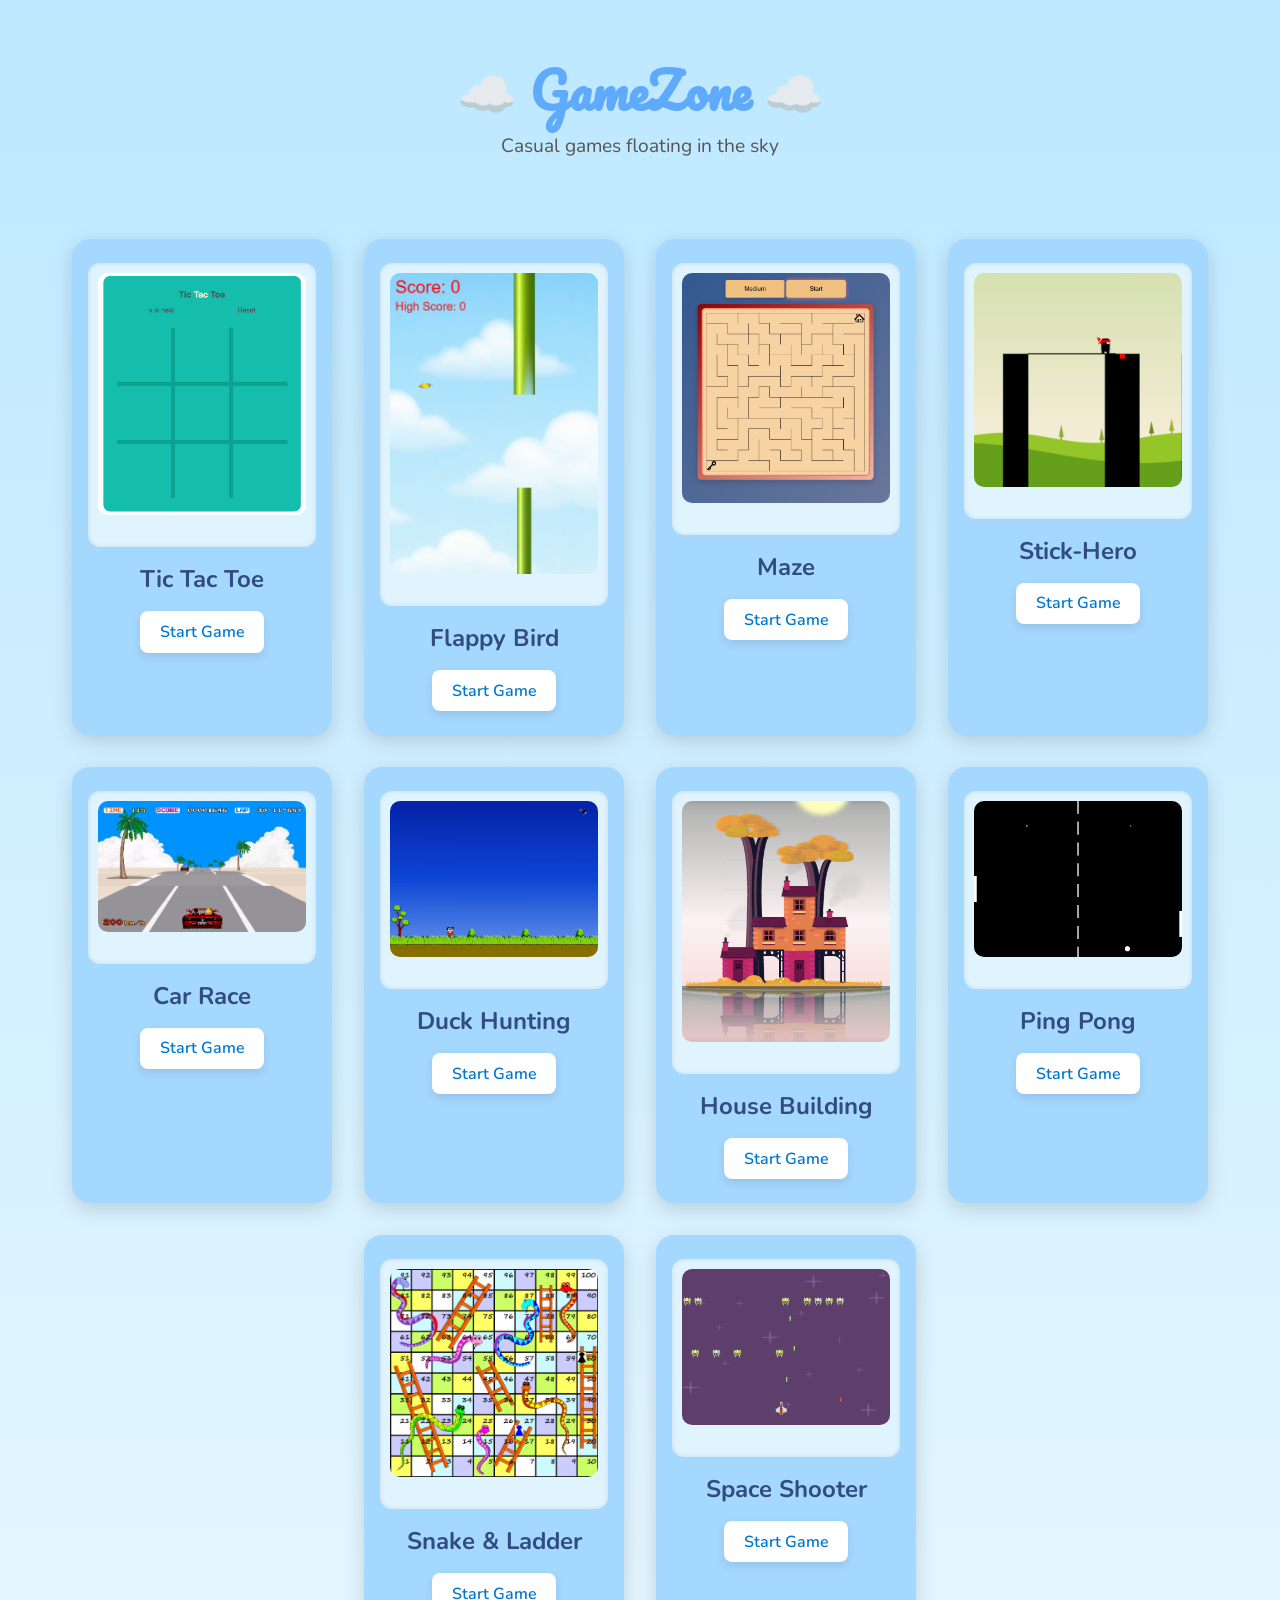
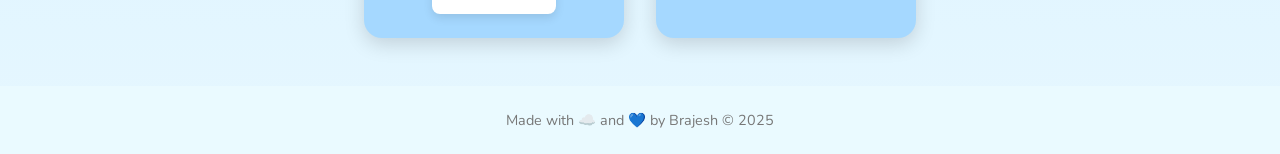
<file: index.html>
<!DOCTYPE html>
<html lang="en">

<head>
  <meta charset="UTF-8" />
  <meta name="viewport" content="width=device-width, initial-scale=1.0" />
  <title>GameZone</title>
  <link rel="stylesheet" href="style.css" />
  <link href="https://fonts.googleapis.com/css2?family=Pacifico&family=Nunito:wght@400;700&display=swap"
    rel="stylesheet" />
</head>

<body>
  <div class="clouds">
    <div class="cloud cloud1"></div>
    <div class="cloud cloud2"></div>
    <div class="cloud cloud3"></div>
    <div class="cloud cloud4"></div>
    <div class="cloud cloud5"></div>
  </div>


  <header>
    <h1>☁️ GameZone ☁️</h1>
    <p>Casual games floating in the sky</p>
  </header>

  <section class="games">
    <div class="game-card fancy-card">
      <div class="game-preview">
        <img src="assets/images/Tic-tac.png" alt="Tic Tac Toe Preview">
      </div>
      <h2>Tic Tac Toe</h2>
      <a href="games/Tic-tac/index.html" class="play-btn">Start Game</a>
    </div>

    <div class="game-card fancy-card">
      <div class="game-preview">
        <img src="assets/images/flappyBird.png" alt="Flappy Bird Preview">
      </div>
      <h2>Flappy Bird</h2>
      <a href="games/Flappy Bird/index.html" class="play-btn">Start Game</a>
    </div>

    <div class="game-card fancy-card">
      <div class="game-preview">
        <img src="assets/images/maze.png" alt="Car Game Preview">
      </div>
      <h2>Maze</h2>
      <a href="games/Maze/index.html" class="play-btn">Start Game</a>
    </div>

    <div class="game-card fancy-card">
      <div class="game-preview">
        <img src="assets/images/stick-hero.png" alt="Stick-Hero Preview">
      </div>
      <h2>Stick-Hero</h2>
      <a href="games/stick-hero/index.html" class="play-btn">Start Game</a>
    </div>

    <div class="game-card fancy-card">
      <div class="game-preview">
        <img src="assets/images/carrace.png" alt="Car Race Preview">
      </div>
      <h2>Car Race</h2>
      <a href="games/Car Race/index.html" class="play-btn">Start Game</a>
    </div>

    <div class="game-card fancy-card">
      <div class="game-preview">
        <img src="assets/images/bg.png" alt="Duck Hunting Preview">
      </div>
      <h2>Duck Hunting</h2>
      <a href="games/Duck Hunting/index.html" class="play-btn">Start Game</a>
    </div>

    <div class="game-card fancy-card">
      <div class="game-preview">
        <img src="assets/images/housebuild.png" alt="House Building Preview">
      </div>
      <h2>House Building</h2>
      <a href="games/House Building/index.html" class="play-btn">Start Game</a>
    </div>

    <div class="game-card fancy-card">
      <div class="game-preview">
        <img src="assets/images/pingPong.png" alt="Ping Pong Preview">
      </div>
      <h2>Ping Pong</h2>
      <a href="games/Ping Pong/index.html" class="play-btn">Start Game</a>
    </div>

    <div class="game-card fancy-card">
      <div class="game-preview">
        <img src="assets/images/snakeLadder.png" alt="Snake & Ladder Preview">
      </div>
      <h2>Snake & Ladder</h2>
      <a href="games/Snake & Ladder/index.html" class="play-btn">Start Game</a>
    </div>

    <div class="game-card fancy-card">
      <div class="game-preview">
        <img src="assets/images/spaceShooter.png" alt="Space Shooter Preview">
      </div>
      <h2>Space Shooter</h2>
      <a href="games/Space Shooter v3/index.html" class="play-btn">Start Game</a>
    </div>
  </section>

  <footer>
    Made with ☁️ and 💙 by Brajesh © 2025
  </footer>
</body>

</html>
</file>
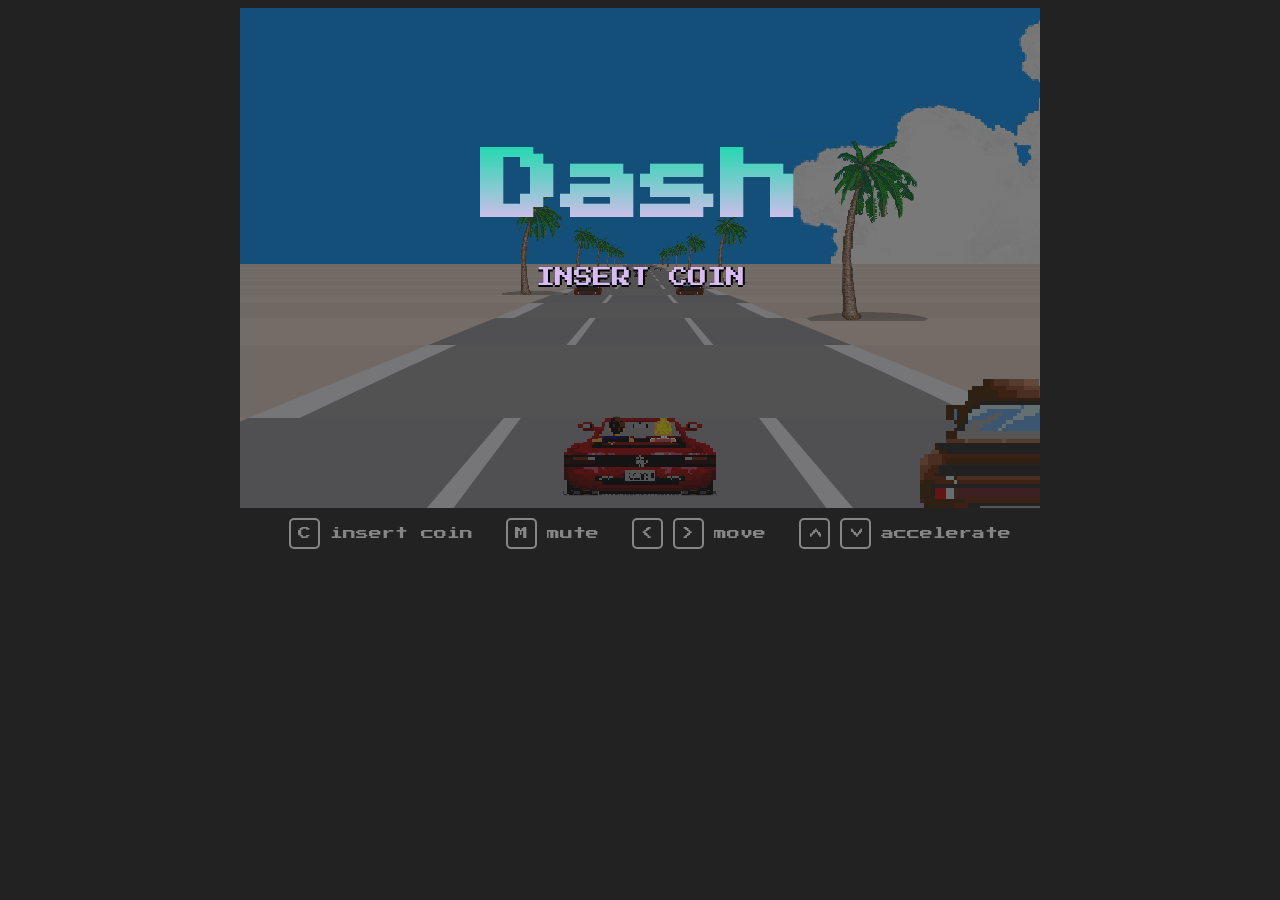
<file: games/Car Race/index.html>
<!DOCTYPE html>
<html lang="en">

<head>
    <meta charset="UTF-8" />
    <title>Dash</title>
    <link rel="icon" href="icon.png">
    <link rel="stylesheet" href="https://fonts.googleapis.com/css?family=Press+Start+2P" />
    <link rel="stylesheet" href="style.css">

    <script>
        window.console = window.console || function (t) { };
    </script>

    <script>
        if (document.location.search.match(/type=embed/gi)) {
            window.parent.postMessage("resize", "*");
        }
    </script>
</head>

<body translate="no">
    <div id="game">
        <div id="road">
            <div id="cloud"></div>
            <div id="hero"></div>
        </div>

        <div id="hud">
            <span id="time" class="topUI">0</span>
            <span id="score" class="topUI">0</span>
            <span id="lap" class="topUI">0'00"000</span>
            <span id="tacho">0</span>
        </div>

        <div id="home">
            <h1>Dash</h1>
            <p id="text"></p>

            <div id="highscore"></div>
        </div>
    </div>

    <div id="controls">
        <span><span>C</span>insert coin</span>
        <span><span>M</span>mute</span>
        <span><span>&lt;</span><span>&gt;</span>move</span>
        <span><span>&lt;</span><span>&gt;</span>accelerate</span>
    </div>

    <script id="rendered-js" src="script.js"></script>

</body>

</html>
</file>
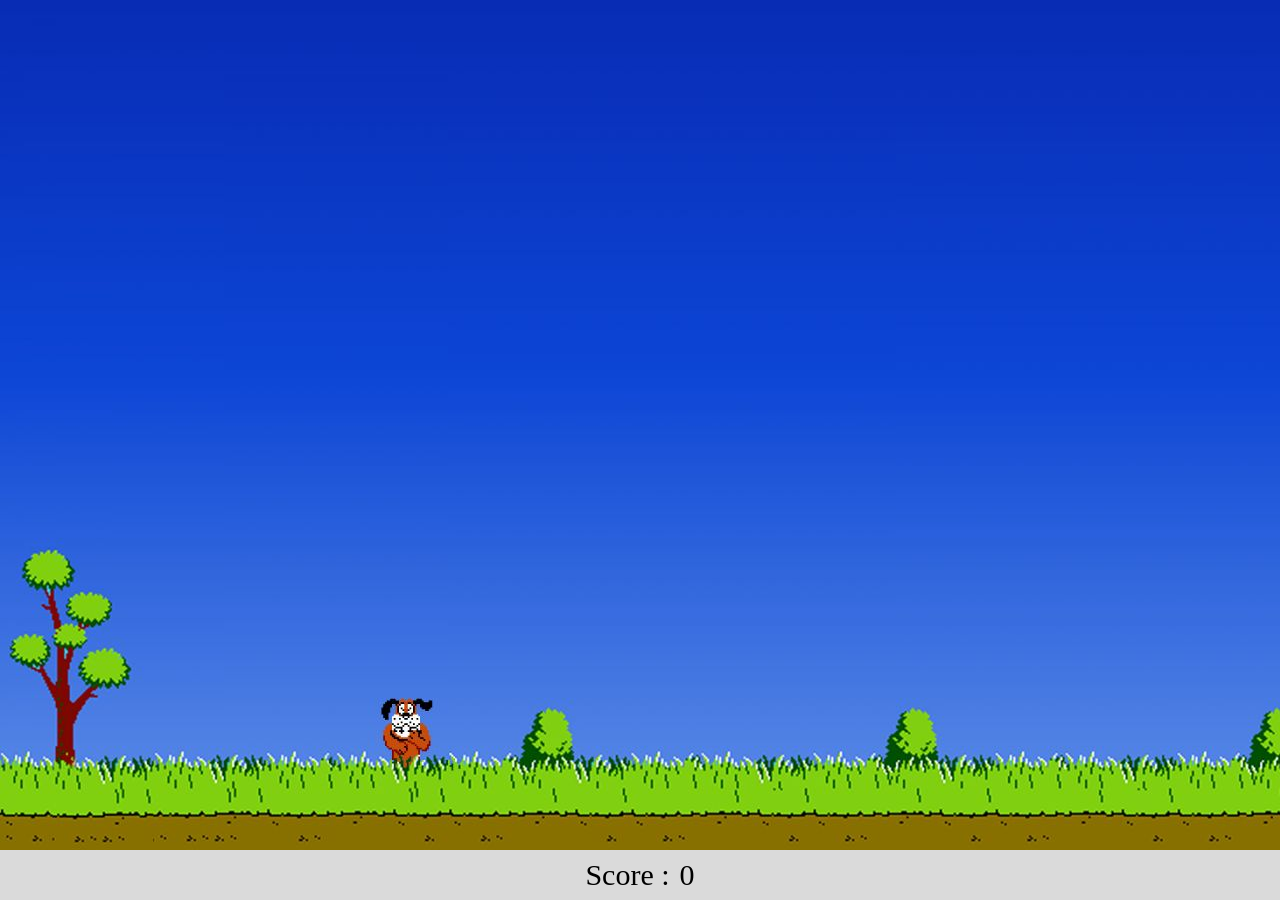
<file: games/Duck Hunting/index.html>
<!DOCTYPE html>
<html>
<head>
    <title>Duck Hunting</title>
    <link rel="icon" href="favicon.ico" type="image/icon type">
    <link rel="stylesheet" type="text/css" href="style.css">
</head>
<body>

    <body onclick="document.getElementById('sound1').play();">
<audio id="sound1" src="shoot.mp3" preload="auto"></audio>

    <input type="checkbox" id="duck1">
    <label for="duck1" class="duck"></label>

    <input type="checkbox" id="duck2">
    <label for="duck2" class="duck"></label>

    <input type="checkbox" id="duck3">
    <label for="duck3" class="duck"></label>

    <input type="checkbox" id="duck4">
    <label for="duck4" class="duck"></label>

    <input type="checkbox" id="duck5">
    <label for="duck5" class="duck"></label>

    <input type="checkbox" id="duck6">
    <label for="duck6" class="duck"></label>

    <input type="checkbox" id="duck7">
    <label for="duck7" class="duck"></label>

    <input type="checkbox" id="duck8">
    <label for="duck8" class="duck"></label>
    
    <input type="checkbox" id="duck9">
    <label for="duck9" class="duck"></label>
    
    <input type="checkbox" id="duck10">
    <label for="duck10" class="duck"></label>
    
    
    <div class="score"></div>
</body>
</html>
</file>
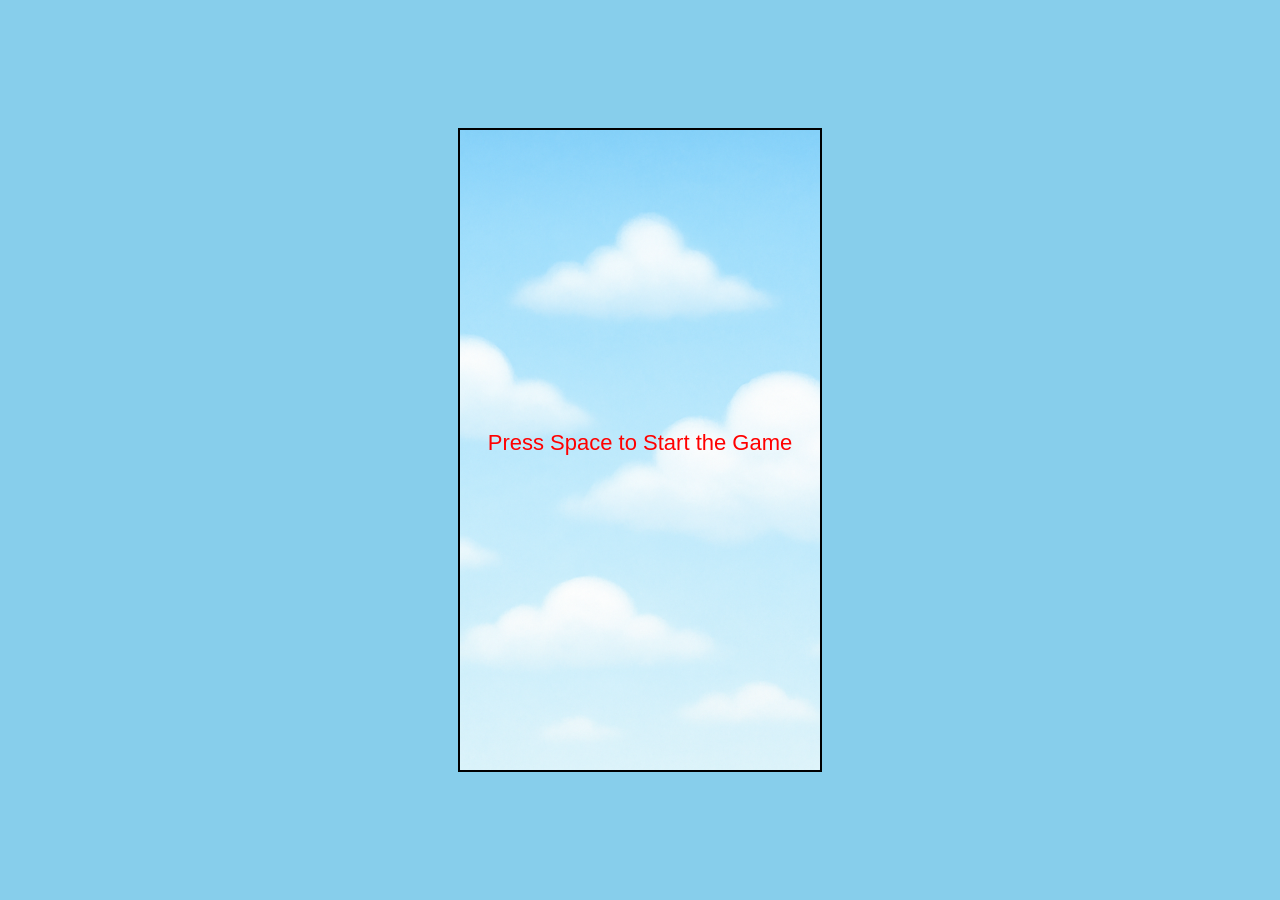
<file: games/Flappy Bird/index.html>
<!DOCTYPE html>
<html lang="en">
  <head>
    <meta charset="UTF-8" />
    <meta name="viewport" content="width=device-width, initial-scale=1.0"/>
    <title>Flappy Bird Game</title>
    <link rel="stylesheet" href="style.css"/>
  </head>
  <body>
    <canvas id="board"></canvas>
    <script src="script.js"></script>
  </body>
</html>
</file>
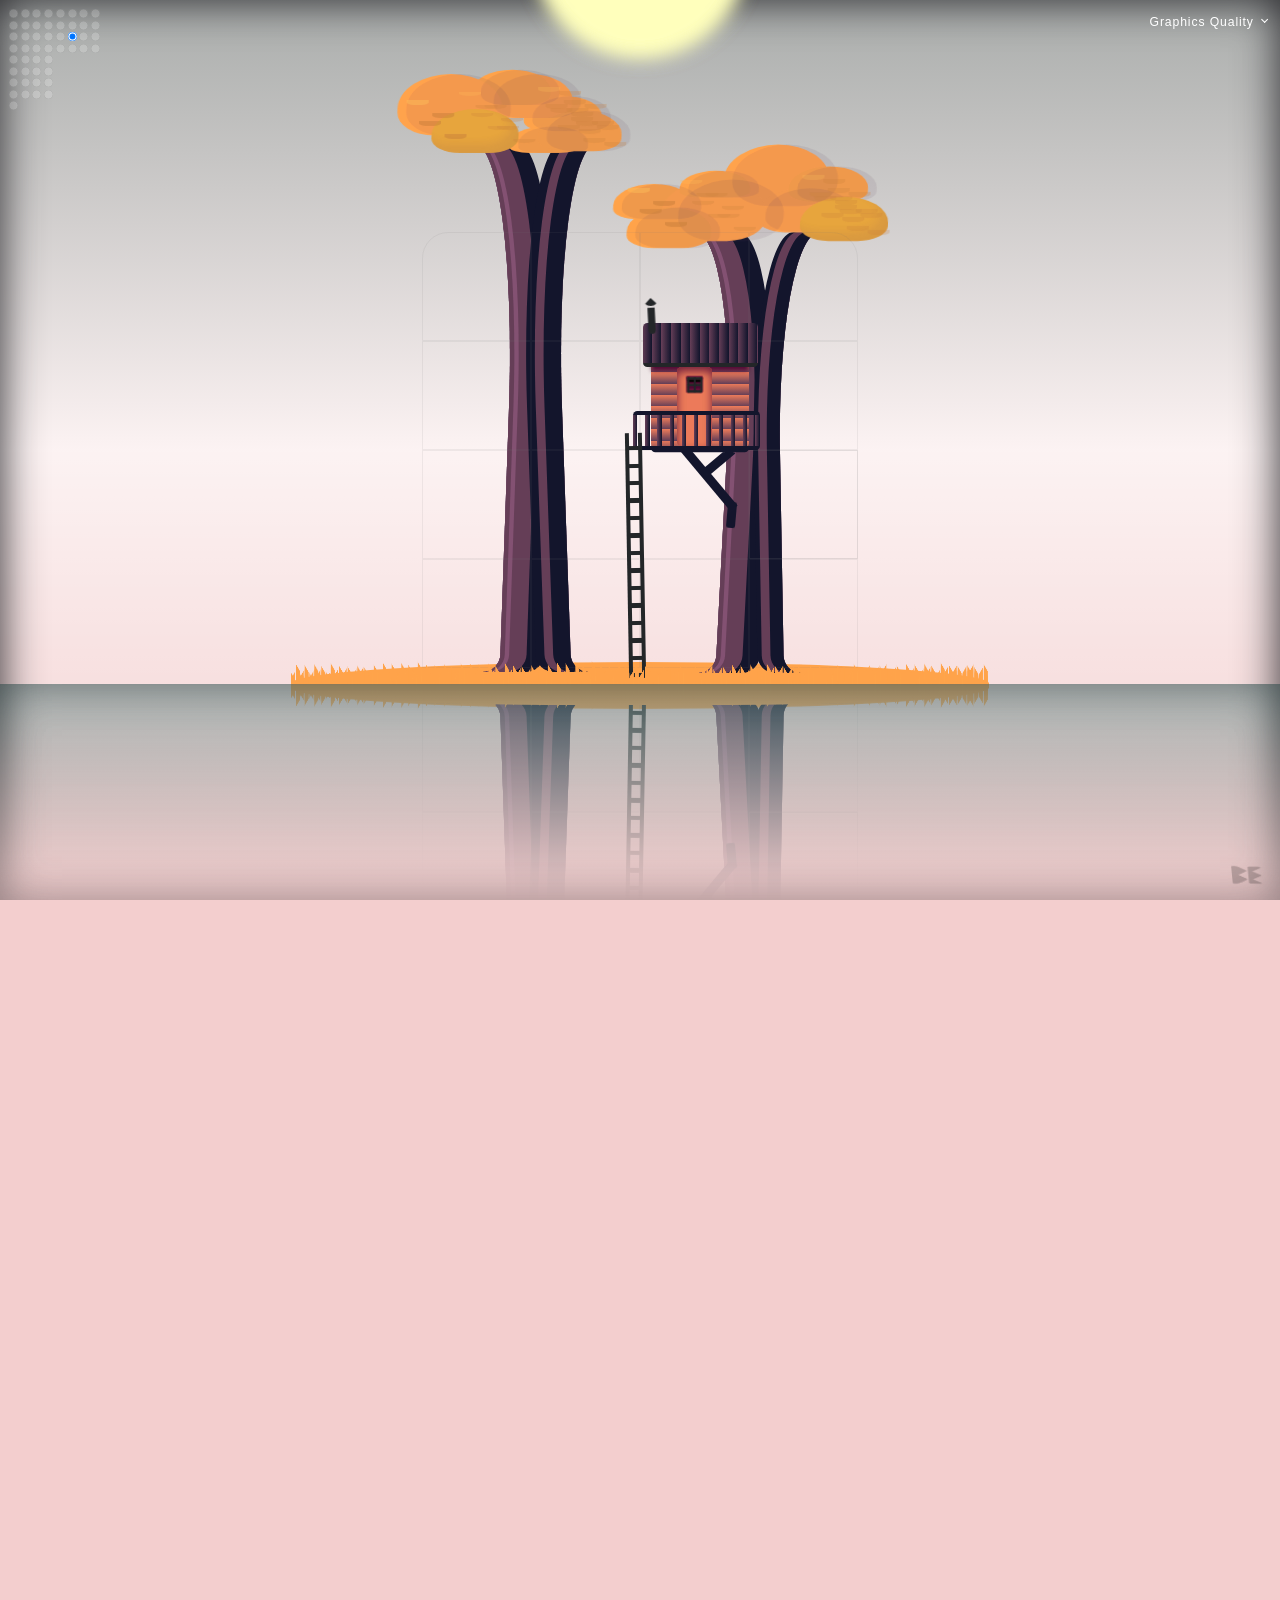
<file: games/House Building/index.html>
<!DOCTYPE html>
<html lang="en" >
<head>
  <meta charset="UTF-8">
  <title>You Must Build a Lighthouse.</title>
  <link rel="stylesheet" href="./style.css">
  <link rel="icon" href="favicon.ico" type="image/icon type">

</head>
<body>
<!-- partial:index.partial.html -->
<input type="checkbox" id="gfxmenu" />
<input type="radio" name="gfx" id="good" checked />
<input type="radio" name="gfx" id="poor" />
<x id="graphics">
  <label class="gfx" for="gfxmenu">Graphics Quality</label>
  <label class="gfx" for="good">Very Pretty</label>
  <label class="gfx" for="poor">Quite Pretty</label>
</x>

<sky><time>
    <sun></sun>
  </time></sky>
<stars><i></i></stars>

<sunset></sunset>
<colour>

  <input type="radio" name="r23" id="cb23" class="hs house row4 col1" />
  <input type="radio" name="r23" id="cb23s" class="hs shed row4 col1" />
  <input type="radio" name="r24" id="cb24" class="hs house row4 col2" />
  <input type="radio" name="r24" id="cb24s" class="hs shed row4 col2" />
  <input type="radio" name="r25" id="cb25" class="hs house row4 col3" />
  <input type="radio" name="r23" id="cb25s" class="hs shed row4 col3" />
  <input type="radio" name="r26" id="cb26" class="hs house row4 col4" />
  <input type="radio" name="r26" id="cb26s" class="hs shed row4 col4" />
  <br />
  <input type="radio" name="r19" id="cb19" class="hs house row3 col1" />
  <input type="radio" name="r19" id="cb19s" class="hs shed row3 col1" />
  <input type="radio" name="r20" id="cb20" class="hs house row3 col2" />
  <input type="radio" name="r20" id="cb20s" class="hs shed row3 col2" />
  <input type="radio" name="r21" id="cb21" class="hs house row3 col3" />
  <input type="radio" name="r21" id="cb21s" class="hs shed row3 col3" />
  <input type="radio" name="r22" id="cb22" class="hs house row3 col4" />
  <input type="radio" name="r22" id="cb22s" class="hs shed row3 col4" />
  <br />
  <input type="radio" name="r15" id="cb15" class="hs house row2 col1" />
  <input type="radio" name="r15" id="cb15s" class="hs shed row2 col1" />
  <input type="radio" name="r16" id="cb16" class="hs house row2 col2" />
  <input type="radio" name="r16" id="cb16s" class="hs shed row2 col2" />
  <input type="radio" name="r17" id="cb17" class="hs house row2 col3" />
  <input type="radio" name="r17" id="cb17s" class="hs shed row2 col3" checked />
  <input type="radio" name="r18" id="cb18" class="hs house row2 col4" />
  <input type="radio" name="r18" id="cb18s" class="hs shed row2 col4" />
  <br />
  <input type="radio" name="r11" id="cb11" class="hs house row1 col1" />
  <input type="radio" name="r11" id="cb11s" class="hs shed row1 col1" />
  <input type="radio" name="r12" id="cb12" class="hs house row1 col2" />
  <input type="radio" name="r12" id="cb12s" class="hs shed row1 col2" />
  <input type="radio" name="r13" id="cb13" class="hs house row1 col3" />
  <input type="radio" name="r13" id="cb13s" class="hs shed row1 col3" />
  <input type="radio" name="r14" id="cb14" class="hs house row1 col4" />
  <input type="radio" name="r14" id="cb14s" class="hs shed row1 col4" />
  <br />

  <input type="radio" name="r23" id="ncb23" class="row4 col1" title="ncb23" />
  <input type="radio" name="r24" id="ncb24" class="row4 col2" title="ncb24" />
  <input type="radio" name="r25" id="ncb25" class="row4 col3" title="ncb25" />
  <input type="radio" name="r26" id="ncb26" class="row4 col4" title="ncb26" />
  <br />
  <input type="radio" name="r19" id="ncb19" class="row3 col1" title="ncb19" />
  <input type="radio" name="r20" id="ncb20" class="row3 col2" title="ncb20" />
  <input type="radio" name="r21" id="ncb21" class="row3 col3" title="ncb21" />
  <input type="radio" name="r22" id="ncb22" class="row3 col4" title="ncb22" />
  <br />
  <input type="radio" name="r15" id="ncb15" class="row2 col1" title="ncb15" />
  <input type="radio" name="r16" id="ncb16" class="row2 col2" title="ncb16" />
  <input type="radio" name="r17" id="ncb17" class="row2 col3" title="ncb17" />
  <input type="radio" name="r18" id="ncb18" class="row2 col4" title="ncb18" />
  <br />
  <input type="radio" name="r11" id="ncb11" class="row1 col1" title="ncb11" />
  <input type="radio" name="r12" id="ncb12" class="row1 col2" title="ncb12" />
  <input type="radio" name="r13" id="ncb13" class="row1 col3" title="ncb13" />
  <input type="radio" name="r14" id="ncb14" class="row1 col4" title="ncb14" />
  <br />
  <input type="radio" id="done" />

  <div class="lh">
    <light></light>
  </div>
  <div>
    <div class="main">
      <island></island>

      <tree><i></i><i></i></tree>
      <tree><i></i><i></i></tree>

      <shed>
        <label class="row1 col1 shedlabel" for="ncb11" title="Tap to build"><i></i><i></i><i></i><i></i><i></i></label>
        <label class="row1 col2 shedlabel" for="ncb12" title="Tap to build"><i></i><i></i><i></i><i></i><i></i></label>
        <label class="row1 col3 shedlabel" for="ncb13" title="Tap to build"><i></i><i></i><i></i><i></i><i></i></label>
        <label class="row1 col4 shedlabel" for="ncb14" title="Tap to build"><i></i><i></i><i></i><i></i><i></i></label>

        <label class="row2 col1 shedlabel" for="ncb15" title="Tap to build"><i></i><i></i><i></i><i></i><i></i></label>
        <label class="row2 col2 shedlabel" for="ncb16" title="Tap to build"><i></i><i></i><i></i><i></i><i></i></label>
        <label class="row2 col3 shedlabel" for="ncb17" title="Tap to build"><i></i><i></i><i></i><i></i><i></i></label>
        <label class="row2 col4 shedlabel" for="ncb18" title="Tap to build"><i></i><i></i><i></i><i></i><i></i></label>

        <label class="row3 col1 shedlabel" for="ncb19" title="Tap to build"><i></i><i></i><i></i><i></i><i></i></label>
        <label class="row3 col2 shedlabel" for="ncb20" title="Tap to build"><i></i><i></i><i></i><i></i><i></i></label>
        <label class="row3 col3 shedlabel" for="ncb21" title="Tap to build"><i></i><i></i><i></i><i></i><i></i></label>
        <label class="row3 col4 shedlabel" for="ncb22" title="Tap to build"><i></i><i></i><i></i><i></i><i></i></label>
      </shed>

      <house>

        <label class="row1 col1 houselabel" for="ncb11" title="Tap to build"><i></i><i></i><i></i><i></i><i></i></label>
        <label class="row1 col2 houselabel" for="ncb12" title="Tap to build"><i></i><i></i><i></i><i></i><i></i></label>
        <label class="row1 col3 houselabel" for="ncb13" title="Tap to build"><i></i><i></i><i></i><i></i><i></i></label>
        <label class="row1 col4 houselabel" for="ncb14" title="Tap to build"><i></i><i></i><i></i><i></i><i></i></label>

        <label class="row2 col1 houselabel" for="ncb15" title="Tap to build"><i></i><i></i><i></i><i></i><i></i></label>
        <label class="row2 col2 houselabel" for="ncb16" title="Tap to build"><i></i><i></i><i></i><i></i><i></i></label>
        <label class="row2 col3 houselabel" for="ncb17" title="Tap to build"><i></i><i></i><i></i><i></i><i></i></label>
        <label class="row2 col4 houselabel" for="ncb18" title="Tap to build"><i></i><i></i><i></i><i></i><i></i></label>

        <label class="row3 col1 houselabel" for="ncb19" title="Tap to build"><i></i><i></i><i></i><i></i><i></i></label>
        <label class="row3 col2 houselabel" for="ncb20" title="Tap to build"><i></i><i></i><i></i><i></i><i></i></label>
        <label class="row3 col3 houselabel" for="ncb21" title="Tap to build"><i></i><i></i><i></i><i></i><i></i></label>
        <label class="row3 col4 houselabel" for="ncb22" title="Tap to build"><i></i><i></i><i></i><i></i><i></i></label>

        <label class="row4 col1 houselabel" for="ncb23" title="Tap to build"><i></i><i></i><i></i><i></i></label>
        <label class="row4 col2 houselabel" for="ncb24" title="Tap to build"><i></i><i></i><i></i><i></i></label>
        <label class="row4 col3 houselabel" for="ncb25" title="Tap to build"><i></i><i></i><i></i><i></i></label>
        <label class="row4 col4 houselabel" for="ncb26" title="Tap to build"><i></i><i></i><i></i><i></i></label>
      </house>

      <hbtn>

        <label class="row1 col1 buttons" for="cb11" title="Tap to build"></label>
        <label class="row1 col2 buttons" for="cb12" title="Tap to build"></label>
        <label class="row1 col3 buttons" for="cb13" title="Tap to build"></label>
        <label class="row1 col4 buttons" for="cb14" title="Tap to build"></label>

        <label class="row2 col1 buttons" for="cb15" title="Tap to build"></label>
        <label class="row2 col2 buttons" for="cb16" title="Tap to build"></label>
        <label class="row2 col3 buttons" for="cb17" title="Tap to build"></label>
        <label class="row2 col4 buttons" for="cb18" title="Tap to build"></label>

        <label class="row3 col1 buttons" for="cb19" title="Tap to build"></label>
        <label class="row3 col2 buttons" for="cb20" title="Tap to build"></label>
        <label class="row3 col3 buttons" for="cb21" title="Tap to build"></label>
        <label class="row3 col4 buttons" for="cb22" title="Tap to build"></label>

        <label class="row4 col1 buttons" for="cb23" title="Tap to build"></label>
        <label class="row4 col2 buttons" for="cb24" title="Tap to build"></label>
        <label class="row4 col3 buttons" for="cb25" title="Tap to build"></label>
        <label class="row4 col4 buttons" for="cb26" title="Tap to build"></label>
      </hbtn>

      <sbtn>

        <label class="row1 col1 buttons" for="cb11s" title="Tap to build"></label>
        <label class="row1 col2 buttons" for="cb12s" title="Tap to build"></label>
        <label class="row1 col3 buttons" for="cb13s" title="Tap to build"></label>
        <label class="row1 col4 buttons" for="cb14s" title="Tap to build"></label>

        <label class="row2 col1 buttons" for="cb15s" title="Tap to build"></label>
        <label class="row2 col2 buttons" for="cb16s" title="Tap to build"></label>
        <label class="row2 col3 buttons" for="cb17s" title="Tap to build"></label>
        <label class="row2 col4 buttons" for="cb18s" title="Tap to build"></label>

        <label class="row3 col1 buttons" for="cb19s" title="Tap to build"></label>
        <label class="row3 col2 buttons" for="cb20s" title="Tap to build"></label>
        <label class="row3 col3 buttons" for="cb21s" title="Tap to build"></label>
        <label class="row3 col4 buttons" for="cb22s" title="Tap to build"></label>
      </sbtn>
      <grass></grass>
    </div>
  </div>
  <water><i></i></water>

  <div class="lh">
    <lens></lens>
  </div>

  <text>
    <welldone>
      <label for="done">✕</label>
      <p>NICE ONE!</p>
      <p>You built a lighthouse before nightfall!</p>
      <p>The ships and islanders are safe!</p>
    </welldone>
  </text>
  <text>
    <gameover>
      <label for="done">✕</label>
      <p>GAME OVER!</p>
      <p>I'm afraid I have some very bad news...</p>
      <p>A ship has crashed into your beautiful island.</p>
      <p>Everybody is dead!</p>
      <p>Soz! You should build a lighthouse.</p>
      <a href="" title="Try Again">Try Again</a>
    </gameover>
  </text>
</colour>
<div class="ss">
  <lens></lens>
</div>
<sig><i></i></sig>
<!-- partial -->
  <script  src="./script.js"></script>

</body>
</html>
</file>
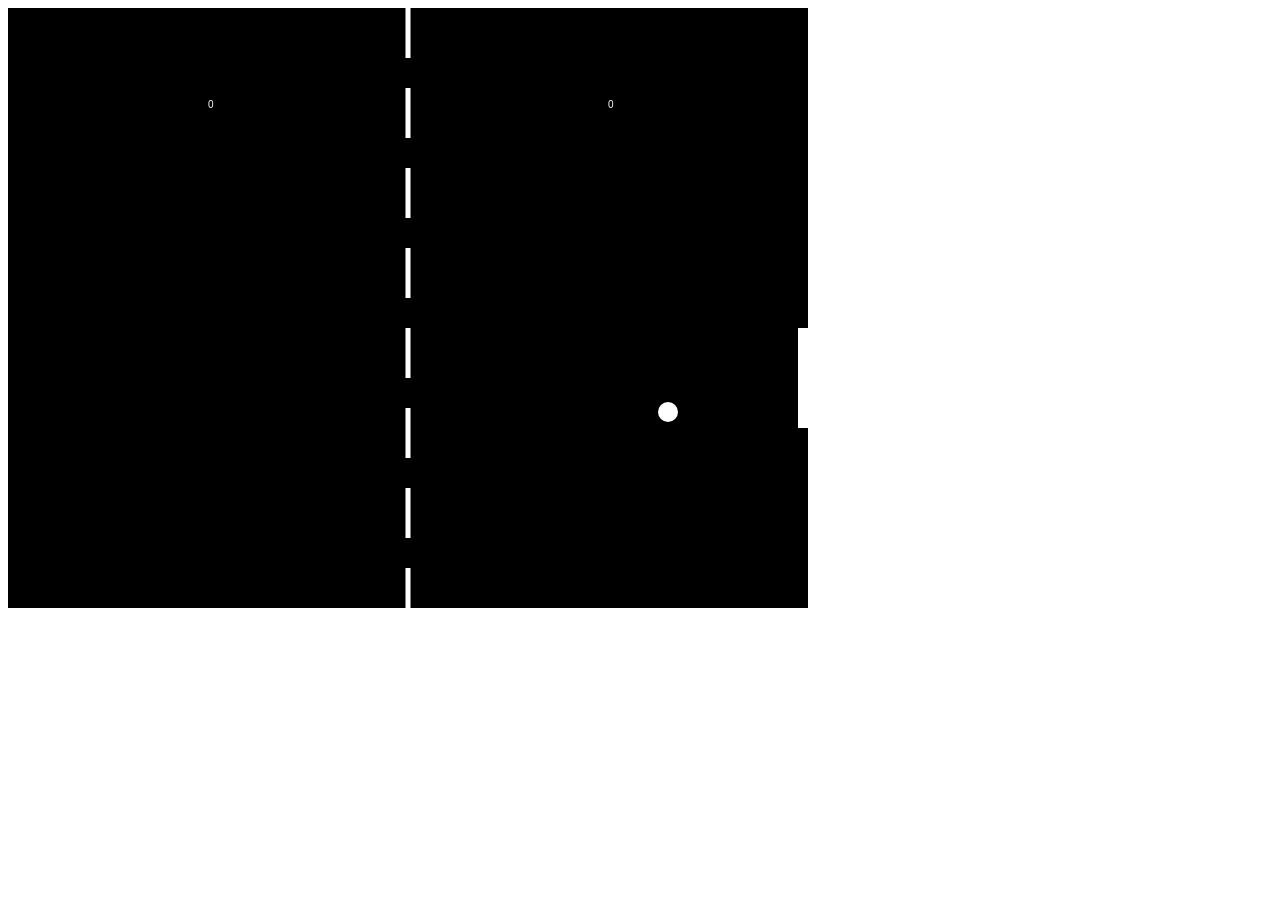
<file: games/Ping Pong/index.html>
<!DOCTYPE html>
<html>
   <head>
	<link rel="icon" href="favicon.ico" type="image/icon type">
	<title>Ping Pong</title>
	</head>

<canvas id="gameCanvas" width="800" height="600">

<script>
	var canvas;
	var canvasContext;
	var ballX;
 	var ballY;
 	const SpeedX = 10;
	const SpeedY = 4;
	var ballSpeedX = SpeedX;
	var ballSpeedY = SpeedY;
	var framesPerSecond = 30;
	var paddleWidth = 10;
	var paddleHeight = 100;
	var paddle1Y;
	var paddle2Y;
	var player1Score = 0;
	var player2Score = 0
	
	
	var winScreen = false;
	var winningScore = 3;
	window.onload = function () {
		canvas = document.getElementById('gameCanvas');
		canvasContext = canvas.getContext('2d');
		ballX = canvas.width/2;
 		ballY = canvas.height/2;
		paddle2Y = canvas.height/2 - paddleHeight;
	 	setInterval(function() { drawEverything(); moveEverything();}, 1000/framesPerSecond);

		
		canvas.addEventListener('mousedown', MouseClick);
		
		canvas.addEventListener('mousemove', function(evt) {
					var mousePos = calcMousePos(evt);
					paddle1Y = mousePos.y - paddleHeight/2;
			});
			
		
		
		
	}

	function moveEverything()	{
		if(winScreen)
		{
			return;
		}
		ballX = ballX + ballSpeedX;
		ballY = ballY + ballSpeedY;
		
		if(ballX>canvas.width)
		{
		if(ballY<paddle2Y+paddleHeight && ballY>paddle2Y)
				{
				ballSpeedX = -ballSpeedX
				var deltaY = ballY - paddle2Y-paddleHeight/2;
				ballSpeedY = deltaY * .35 ;
							}
		else 	{
			
			player1Score +=1;		
			ballreset();

		}
		}

		if(ballX<0)
		{
		if(ballY<paddle1Y+paddleHeight && ballY>paddle1Y)
				{
				ballSpeedX = -ballSpeedX;
				var deltaY = ballY - paddle1Y-paddleHeight/2;
				ballSpeedY = deltaY * .35 ;
			}
		else 	{
			player2Score +=1;	
			ballreset();
			
		}

		}
		if(ballY>canvas.height || ballY<0)
		{
		ballSpeedY = -ballSpeedY;
		}
		

		var paddle2middle = paddle2Y + paddleHeight/2;
		if(ballY>paddle2middle+35)
			{
				paddle2Y += 6;
		}
		else if (ballY<paddle2middle-35)
			{
				paddle2Y -= 6;
		}
		

		
	}


	




	function drawEverything()
		{
		//Black Canvas
		drawRect(0,0,canvas.width,canvas.height,'black');
		
		
		if(winScreen)
		{
			console.log('win');
			canvasContext.fillStyle = 'white';
			if(player1Score>=winningScore)
			canvasContext.fillText("You Won", canvas.width/2, 150);
			else
			canvasContext.fillText("You Loose", canvas.width/2, 150);
		
			canvasContext.fillText("Click to continue", canvas.width/2, 400);
			
		}
		else 	{
		//Ball
		drawArc(ballX,ballY,10,'white');

		//paddle1
		drawRect(0,paddle1Y,paddleWidth,paddleHeight,'white')

		//paddle2
		drawRect(canvas.width-paddleWidth,paddle2Y,paddleWidth,paddleHeight,'white')
		
		//Net	
		for(var i=0;i<canvas.height;i+=80)
		{
		drawRect(canvas.width/2-2.5,i,5,50,'white');
	
		}
		
		}
				canvasContext.fillText(player1Score, canvas.width/4,100);
				canvasContext.fillText(player2Score, 3*canvas.width/4,100);
		
	}		

	function calcMousePos(evt)	{
		var rect = canvas.getBoundingClientRect();
		var root = document.documentElement;
		var mouseX = evt.clientX - rect.left - root.scrollLeft;
		var mouseY = evt.clientY - rect.top - root.scrollTop;
		return{
			x:mouseX,
			y:mouseY
};

}

	function MouseClick(evt)	{
		
		if(winScreen)
		{
			player1Score = 0;
			player2Score = 0;
			winScreen = false;
		}
	}
	function ballreset() 	{
		if(player1Score>=winningScore || player2Score>=winningScore)
		{
			winScreen = true;
		}
		ballSpeedX = -ballSpeedX;
		ballSpeedY = SpeedY;
		ballX = canvas.width/2;
 		ballY = canvas.height/2; 
}

	function drawRect(X,Y,width,height,color)
		{
		canvasContext.fillStyle = color;
		canvasContext.fillRect(X,Y,width,height);
	}

	
	function drawArc(X,Y,radius,color)
		{
		canvasContext.fillStyle = color;
		canvasContext.beginPath();
		canvasContext.arc(X,Y,radius,0,Math.PI*2,false);
		canvasContext.fill();
	}	
</script>

</html>
</file>
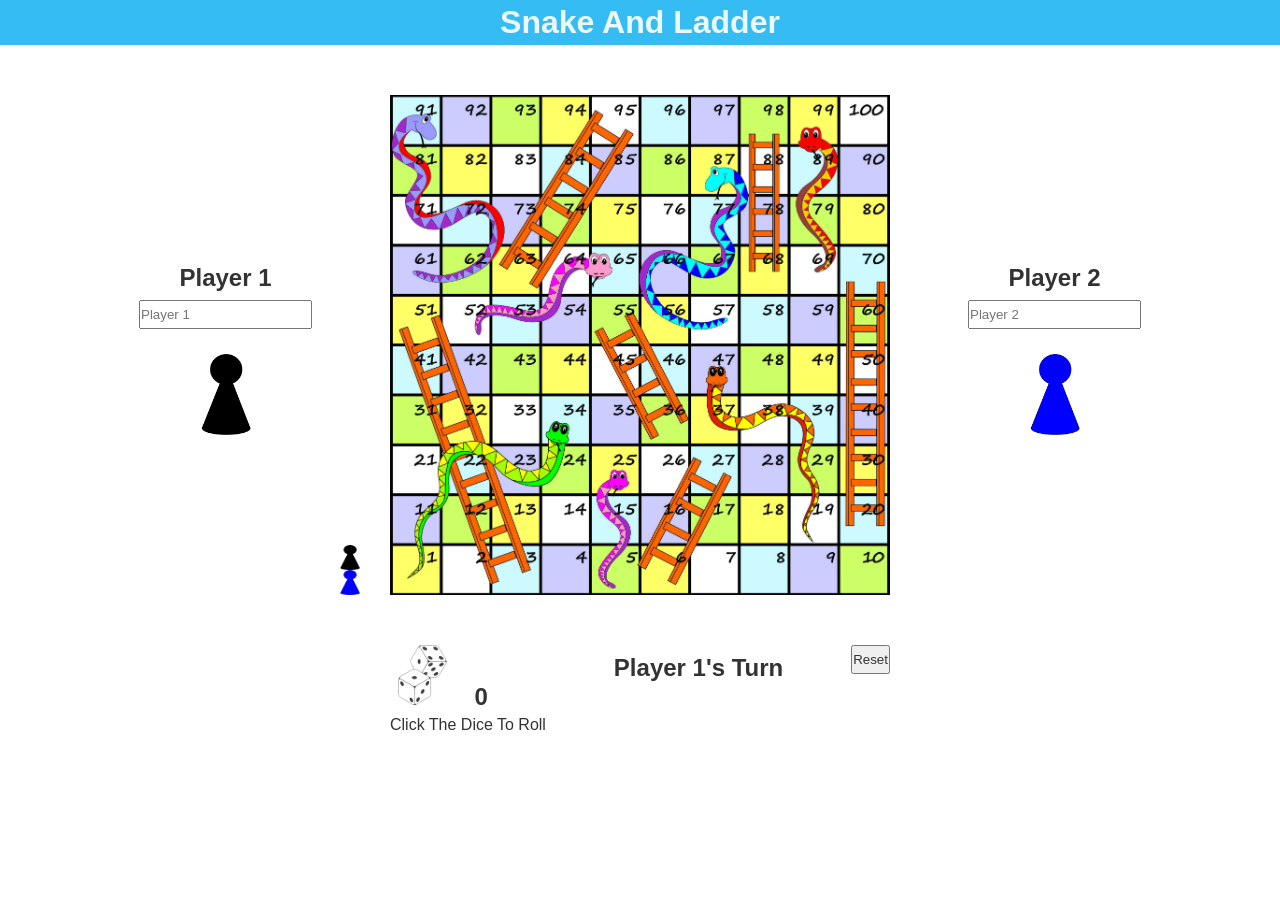
<file: games/Snake & Ladder/index.html>
<!DOCTYPE html>
<html lang="en">
<head>
    <meta charset="UTF-8">
    <meta name="viewport" content="width=device-width, initial-scale=1.0">
    <meta http-equiv="X-UA-Compatible" content="ie=edge">
    <link rel="stylesheet" href="style.css">
    <link rel="icon" href="favicon.ico" type="image/icon type">
    <script src="script.js"></script>
    <title>Snake And Ladder</title>
</head>
<body>
    <div class="heading">
        <h1>Snake And Ladder</h1>
    </div>
    <div id="main">
        <div class="player">
            <h2>Player 1</h2>
            <input type="text" name="" id="player1Name" onchange="updateName();"  placeholder="Player 1"><br>
            <img src="player1.png" alt="">
        </div>
        <div id="board">
            <img src="player1.png" alt="" id="player1">
            <img src="player2.png" alt="" id="player2">
        </div>
        <div class="player">
                <h2>Player 2</h2>
                <input type="text" name="" id="player2Name" onchange="updateName();" placeholder="Player 2"><br>
                <img src="player2.png" alt="">
            </div>
    </div>
    <div class="controls">
        <div>
            <img src="dice.png" alt="Dice" id="dice">
            <h2>
                <span id="diceValue">0</span>
            </h2>
            <div>Click The Dice To Roll</div>
        </div>
        <div class="display">
                <h2 id="turn">Player 1's Turn</h2><br>
                <h2 id="result"></h2>
            </div>
        <div>
            <button onclick="reset();">Reset</button>
        </div>
    </div>
</body>
</html>
</file>
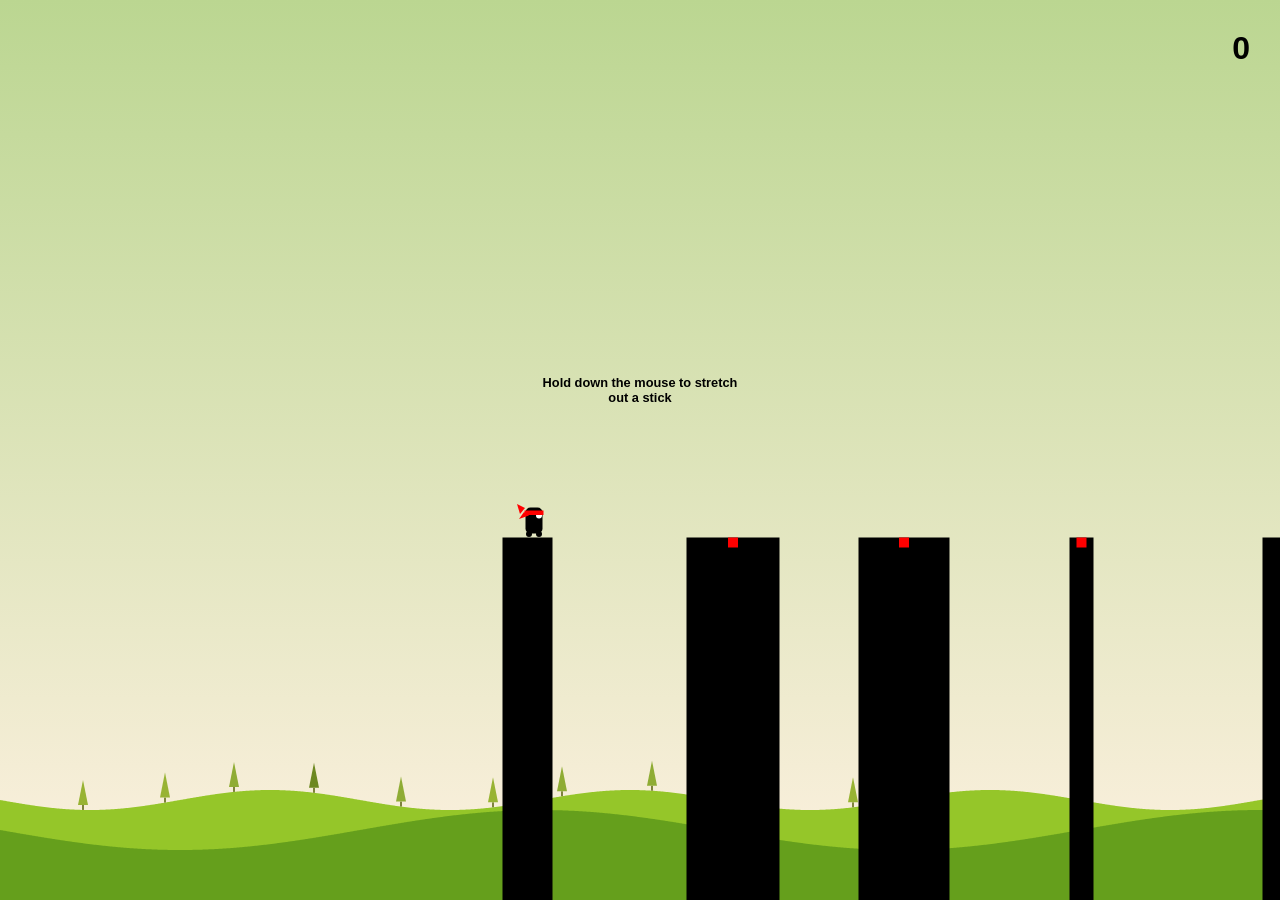
<file: games/stick-hero/index.html>
<!DOCTYPE html>
<html lang="en">

<head>
    <meta charset="UTF-8">
    <meta name="viewport" content="width=device-width, initial-scale=1.0">
    <title>Stick Hero</title>
    <link rel="stylesheet" href="style.css" />
</head>

<body>
    <div class="container">
        <div id="score"></div>
        <canvas id="game" width="375" height="375"></canvas>
        <div id="introduction">Hold down the mouse to stretch out a stick</div>
        <div id="perfect">DOUBLE SCORE</div>
        <button id="restart">RESTART</button>
    </div>

    <script src="script.js"></script>

</body>

</html>
</file>
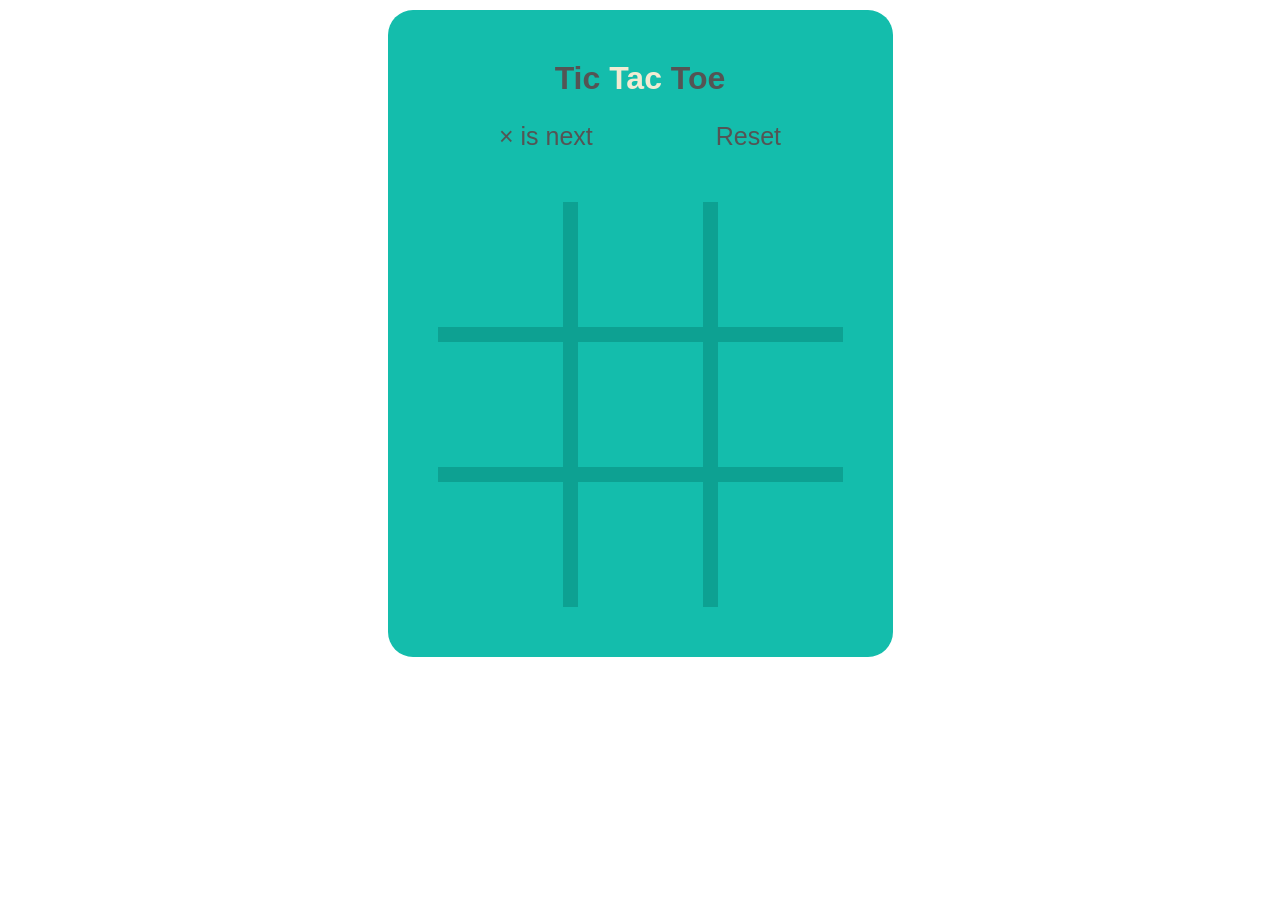
<file: games/Tic-tac/index.html>
<!DOCTYPE html>
<html lang="en">
<head>
  <meta charset="UTF-8">
  <meta name="viewport"
        content="width=device-width, user-scalable=no, initial-scale=1.0, maximum-scale=1.0, minimum-scale=1.0">
  <meta http-equiv="X-UA-Compatible" content="ie=edge">
  <link rel="stylesheet" href="style.css">
  <link rel="icon" href="favicon.ico" type="image/icon type">
  <title>Tic Tac Toe</title>
</head>
<body>
  <div class="container">
    <h1 class="title">Tic <span>Tac</span> Toe</h1>
    <div class="status-action">
      <div class="status">× is next</div>
      <div class="reset">Reset</div>
    </div>
    <div class="game-grid">
      <div class="game-cell"></div>
      <div class="game-cell"></div>
      <div class="game-cell"></div>
      <div class="game-cell"></div>
      <div class="game-cell"></div>
      <div class="game-cell"></div>
      <div class="game-cell"></div>
      <div class="game-cell"></div>
      <div class="game-cell"></div>
    </div>
  </div>
  <script src="app.js"></script>
</body>
</html>
</file>
<file: style.css>
* {
  margin: 0;
  padding: 0;
  box-sizing: border-box;
}

body {
  font-family: 'Nunito', sans-serif;
  background: linear-gradient(to bottom, #bde8ff, #e6f7ff); /* soft blue sky */
  overflow-x: hidden;
  color: #333;
  position: relative;
}

/* Header */
header {
  text-align: center;
  padding: 3rem 1rem 2rem;
  z-index: 2;
  position: relative;
}

header h1 {
  font-family: 'Pacifico', cursive;
  font-size: 3rem;
  color: #5faafc;
}

header p {
  font-size: 1.2rem;
  color: #555;
}

/* Game Cards */
.games {
  display: flex;
  justify-content: center;
  gap: 2rem;
  flex-wrap: wrap;
  padding: 3rem 1rem;
  position: relative;
  z-index: 2;
}

.game-card {
  background: #ffffffec;
  border-radius: 20px;
  padding: 2rem;
  width: 240px;
  box-shadow: 0 10px 30px rgba(0, 0, 0, 0.1);
  text-align: center;
  transition: transform 0.3s ease;
}

.game-card:hover {
  transform: translateY(-10px);
}

.game-card img {
  width: 100px;
  height: 100px;
  object-fit: contain;
  margin-bottom: 1rem;
}

.game-card h2 {
  font-size: 1.5rem;
  color: #2f7dd3;
  margin-bottom: 1rem;
}

.play-btn {
  text-decoration: none;
  padding: 0.6rem 1.2rem;
  border-radius: 8px;
  background: #a9e1ff;
  color: #034672;
  font-weight: bold;
  transition: background 0.3s ease;
}

.play-btn:hover {
  background: #7bd0f9;
}

.fancy-card {
  background: #a5d8ff;
  border-radius: 18px;
  padding: 1.5rem 1rem;
  width: 260px;
  text-align: center;
  box-shadow: 0 6px 20px rgba(0, 0, 0, 0.15);
  transition: all 0.3s ease;
}

.fancy-card:hover {
  transform: translateY(-8px) scale(1.02);
  box-shadow: 0 12px 30px rgba(0, 0, 0, 0.2);
}

.fancy-card .game-preview {
  background-color: #e0f4ff;
  border-radius: 12px;
  padding: 10px;
  margin-bottom: 1rem;
  overflow: hidden;
  box-shadow: inset 0 0 5px rgba(0,0,0,0.1);
}

.fancy-card .game-preview img {
  width: 100%;
  height: auto;
  border-radius: 10px;
}

.fancy-card h2 {
  font-size: 1.5rem;
  color: #324b82;
  margin-bottom: 1rem;
  font-weight: bold;
}

.fancy-card .play-btn {
  display: inline-block;
  padding: 0.6rem 1.2rem;
  border-radius: 8px;
  background-color: #ffffff;
  color: #0077cc;
  font-weight: 600;
  text-decoration: none;
  box-shadow: 0 4px 10px rgba(0,0,0,0.1);
  transition: background-color 0.3s, transform 0.2s;
}

.fancy-card .play-btn:hover {
  background-color: #d4f0ff;
  transform: translateY(-2px);
}

/* Footer */
footer {
  background: #eafaff;
  text-align: center;
  padding: 1.5rem 1rem;
  font-size: 0.9rem;
  color: #777;
  z-index: 2;
  position: relative;
}

/* Clouds container */
.clouds {
  position: fixed;
  top: 0;
  left: 0;
  width: 100%;
  height: 100%;
  pointer-events: none;
  z-index: 0;
  overflow: hidden;
}

/* Base Cloud Style */
.cloud {
  position: absolute;
  background: white;
  border-radius: 50%;
  opacity: 0.9;
  filter: blur(2px);
}

/* Unique Clouds */
.cloud1 {
  top: 80px;
  left: -250px;
  width: 80px;
  height: 60px;
  animation: cloudMove 80s linear infinite;
}
.cloud1::before, .cloud1::after {
  content: '';
  position: absolute;
  background: white;
  border-radius: 50%;
}
.cloud1::before {
  width: 100px;
  height: 80px;
  top: -20px;
  left: 30px;
}
.cloud1::after {
  width: 60px;
  height: 60px;
  top: 10px;
  left: 80px;
}

.cloud2 {
  top: 220px;
  left: -300px;
  width: 90px;
  height: 70px;
  animation: cloudMove 100s linear infinite;
}
.cloud2::before {
  content: '';
  position: absolute;
  width: 120px;
  height: 90px;
  background: white;
  border-radius: 50%;
  top: -25px;
  left: 40px;
}
.cloud2::after {
  content: '';
  position: absolute;
  width: 70px;
  height: 60px;
  background: white;
  border-radius: 50%;
  top: 15px;
  left: 100px;
}

.cloud3 {
  top: 350px;
  left: -280px;
  width: 100px;
  height: 60px;
  animation: cloudMove 90s linear infinite;
}
.cloud3::before {
  content: '';
  position: absolute;
  width: 110px;
  height: 80px;
  background: white;
  border-radius: 50%;
  top: -15px;
  left: 35px;
}
.cloud3::after {
  content: '';
  position: absolute;
  width: 60px;
  height: 50px;
  background: white;
  border-radius: 50%;
  top: 20px;
  left: 90px;
}

.cloud4 {
  top: 120px;
  left: -400px;
  width: 110px;
  height: 80px;
  animation: cloudMove 130s linear infinite;
}
.cloud4::before {
  content: '';
  position: absolute;
  width: 130px;
  height: 100px;
  background: white;
  border-radius: 50%;
  top: -30px;
  left: 45px;
}
.cloud4::after {
  content: '';
  position: absolute;
  width: 80px;
  height: 60px;
  background: white;
  border-radius: 50%;
  top: 20px;
  left: 120px;
}

.cloud5 {
  top: 450px;
  left: -200px;
  width: 95px;
  height: 65px;
  animation: cloudMove 70s linear infinite;
}
.cloud5::before {
  content: '';
  position: absolute;
  width: 115px;
  height: 85px;
  background: white;
  border-radius: 50%;
  top: -20px;
  left: 40px;
}
.cloud5::after {
  content: '';
  position: absolute;
  width: 65px;
  height: 55px;
  background: white;
  border-radius: 50%;
  top: 15px;
  left: 90px;
}

/* Cloud Animation */
@keyframes cloudMove {
  from {
    transform: translateX(0);
  }
  to {
    transform: translateX(250vw);
  }
}
</file>
<file: games/Car Race/style.css>
body {
  background: #222;
  font-family: "Press Start 2P", monospace;
  font-smooth: never;
  height: 98vh;
}

/* UI */
.topUI {
  position: absolute;
  z-index: 1000;
  /* need this cause clip-path changes stack context */
  transform: translate(-50%, 25px);
  text-shadow: -2px 0 black, 0 2px black, 2px 0 black, 0 -2px black;
  letter-spacing: 2px;
  color: #fff;
  font-size: 17px;
}

.topUI::before {
  display: inline-block;
  height: 17px;
  padding: 1px 2px;
  line-height: 19px;
  font-size: 17px;
  background: #fff;
  text-shadow: none;
  font-weight: 900;
  letter-spacing: 0;
  border-radius: 6px;
  margin-right: 30px;
  border: 2px solid #7dd8c9;
}

#time {
  left: 13%;
  color: #f4f430;
}

#time::before {
  content: "TIME";
  color: #f57214;
}

#score {
  left: 45%;
}

#score::before {
  content: "SCORE";
  color: #a61a9d;
}

#lap {
  left: 88%;
  width: 45%;
}

#lap::before {
  content: "LAP";
  color: #0082df;
}

#tacho {
  position: absolute;
  text-align: right;
  width: 23%;
  bottom: 5%;
  z-index: 2000;
  color: #e62e13;
  text-shadow: -2px 0 black, 0 2px black, 2px 0 black, 0 -2px black;
  letter-spacing: 2px;
  font-size: 23px;
}

#tacho::after {
  content: "km/h";
  color: #fab453;
  font-size: 18px;
  margin-left: 5px;
}

/*
  road
*/
#game {
  position: relative;
  margin: 0 auto;
  overflow: hidden;
  background: #222;
  user-select: none;
  transition: opacity 10s;
}

#road {
  transition: opacity 2s;
  transition-timing-function: steps(8, end);
}

#road * {
  position: absolute;
  image-rendering: pixelated;
}

#hero {
  background-repeat: no-repeat;
  background-position: -110px 0;
  z-index: 2000;
  transform: scale(1.4);
}

#cloud {
  background-size: auto 100%;
  width: 100%;
  height: 57%;
}

/*
  home
*/
#road {
  position: absolute;
  width: 100%;
  height: 100%;
}

#home {
  position: absolute;
  color: #fff;
  width: 100%;
  height: 100%;

  z-index: 1000;
  /* need this cause clip-path changes stack context */
}

#highscore {
  position: absolute;
  width: 100%;
  height: 20%;
  bottom: 0;
  column-count: 3;
  column-fill: auto;
}

#highscore * {
  color: #9e95a8;
  margin: 0 0 6px 27px;
}

h1 {
  position: absolute;
  left: 50%;
  top: 25%;
  transform: translate(-50%, -50%);
  font-size: 5em;

  background: -webkit-linear-gradient(#25d8b1, #e2bbf0);
  -webkit-background-clip: text;
  -webkit-text-fill-color: transparent;
}

#text {
  position: absolute;
  left: 50%;
  top: 50%;
  transform: translate(-50%, -50%);
  font-size: 1.2em;
  color: #d9bbf3;
  text-shadow: 0 0 black, 0 2px black, 2px 0 black, 0 0 black;
}

.blink {
  animation: blinker 2s steps(4, end) infinite;
}

@keyframes blinker {
  50% {
    opacity: 0;
  }
}

/*
  Guide
*/
#controls {
  color: #868686;
  font-size: 13px;
  line-height: 13px;
  margin: 10px;
  text-align: center;
}

#controls>span {
  margin-left: 20px;
}

#controls>span>span {
  border: 2px solid #868686;
  border-radius: 5px;
  padding: 7px;
  margin-right: 10px;
  display: inline-block;
}

#controls>span:last-child>span {
  transform: rotate(90deg);
}
</file>
<file: games/Duck Hunting/style.css>
body{
    margin: 0;
    padding: 0;
    cursor: url(aim.png), text;
    overflow: hidden;
}
body:before{
    content: '';
    display: block;
    position: fixed;
    width: 100%;
    height: 100%;
    z-index: 1;
    background: url(bg.png) repeat-x bottom left;
}
@keyframes duckfly{
    0%{   
        left: 120%;
        top: 10%;
    }
    25%{
        left: 80%;
        top: 50%;
    }
    50%{
        left: 50%;
        top: 30%;
    }
    75%{
        left: 20%;
        top: 30%;
    }
    100%{
        left: -100%;
        top: 10%;
    }
}
input + label{
    position: absolute;
    left: -100px;
    z-index: 1;
    width: 36px;
    height: 34px;
    display: block;
    z-index: 5;
    transform: translate(-50%,-50%);
    background: url(duck_black.png) no-repeat left center;
    background-position: -138px 0;
}
input:checked + label{
    opacity: 0;
    transition: 0.5s;
    transform: rotate(120deg);
    transform-origin: 60%;
    z-index: -5;
}
.duck:nth-last-of-type(1){
    animation: duckfly 8s linear 5s infinite;
    cursor: url(aim.png), text;
}

.duck:nth-last-of-type(2){
    animation: duckfly 20s linear 10s infinite;
    cursor: url(aim.png), text;
}

.duck:nth-last-of-type(3){
    animation: duckfly 30s linear 15s infinite;
    cursor: url(aim.png), text;
}

.duck:nth-last-of-type(4){
    animation: duckfly 15s linear 20s infinite;
    cursor: url(aim.png), text;
}

.duck:nth-last-of-type(5){
    animation: duckfly 25s linear 25s infinite;
    cursor: url(aim.png), text;
}

.duck:nth-last-of-type(6){
    animation: duckfly 8s linear 30s infinite;
    cursor: url(aim.png), text;
}

.duck:nth-last-of-type(7){
    animation: duckfly 20s linear 35s infinite;
    cursor: url(aim.png), text;
}

.duck:nth-last-of-type(8){
    animation: duckfly 30s linear 40s infinite;
    cursor: url(aim.png), text;
}

.duck:nth-last-of-type(9){
    animation: duckfly 15s linear 45s infinite;
    cursor: url(aim.png), text;
}

.duck:nth-last-of-type(10){
    animation: duckfly 25s linear 50s infinite;
    cursor: url(aim.png), text;
}

.score{
    position: absolute;
    bottom: 0;
    height: 50px;
    line-height: 50px;
    background-color: #dadada;
    width: 100%;
    z-index: 2;
    text-align: center;
    font-size: 30px;
}
.score:after{
    content: counter(score);
    display: inline-block;
}
.score:before{
    content: 'Score : ';
    display: inline-block;
    margin-right: 10px;
}
input:checked{
    counter-increment: score;
}
</file>
<file: games/Flappy Bird/style.css>
body {
  margin: 0;
  padding: 0;
  background-color: #87ceeb;
  display: flex;
  justify-content: center;
  align-items: center;
  height: 100vh;
  font-family: "Arial", sans-serif;
}

#board {
  background-image: url("assets/background.png");
  background-size: cover;
  border: 2px solid #000;
}
</file>
